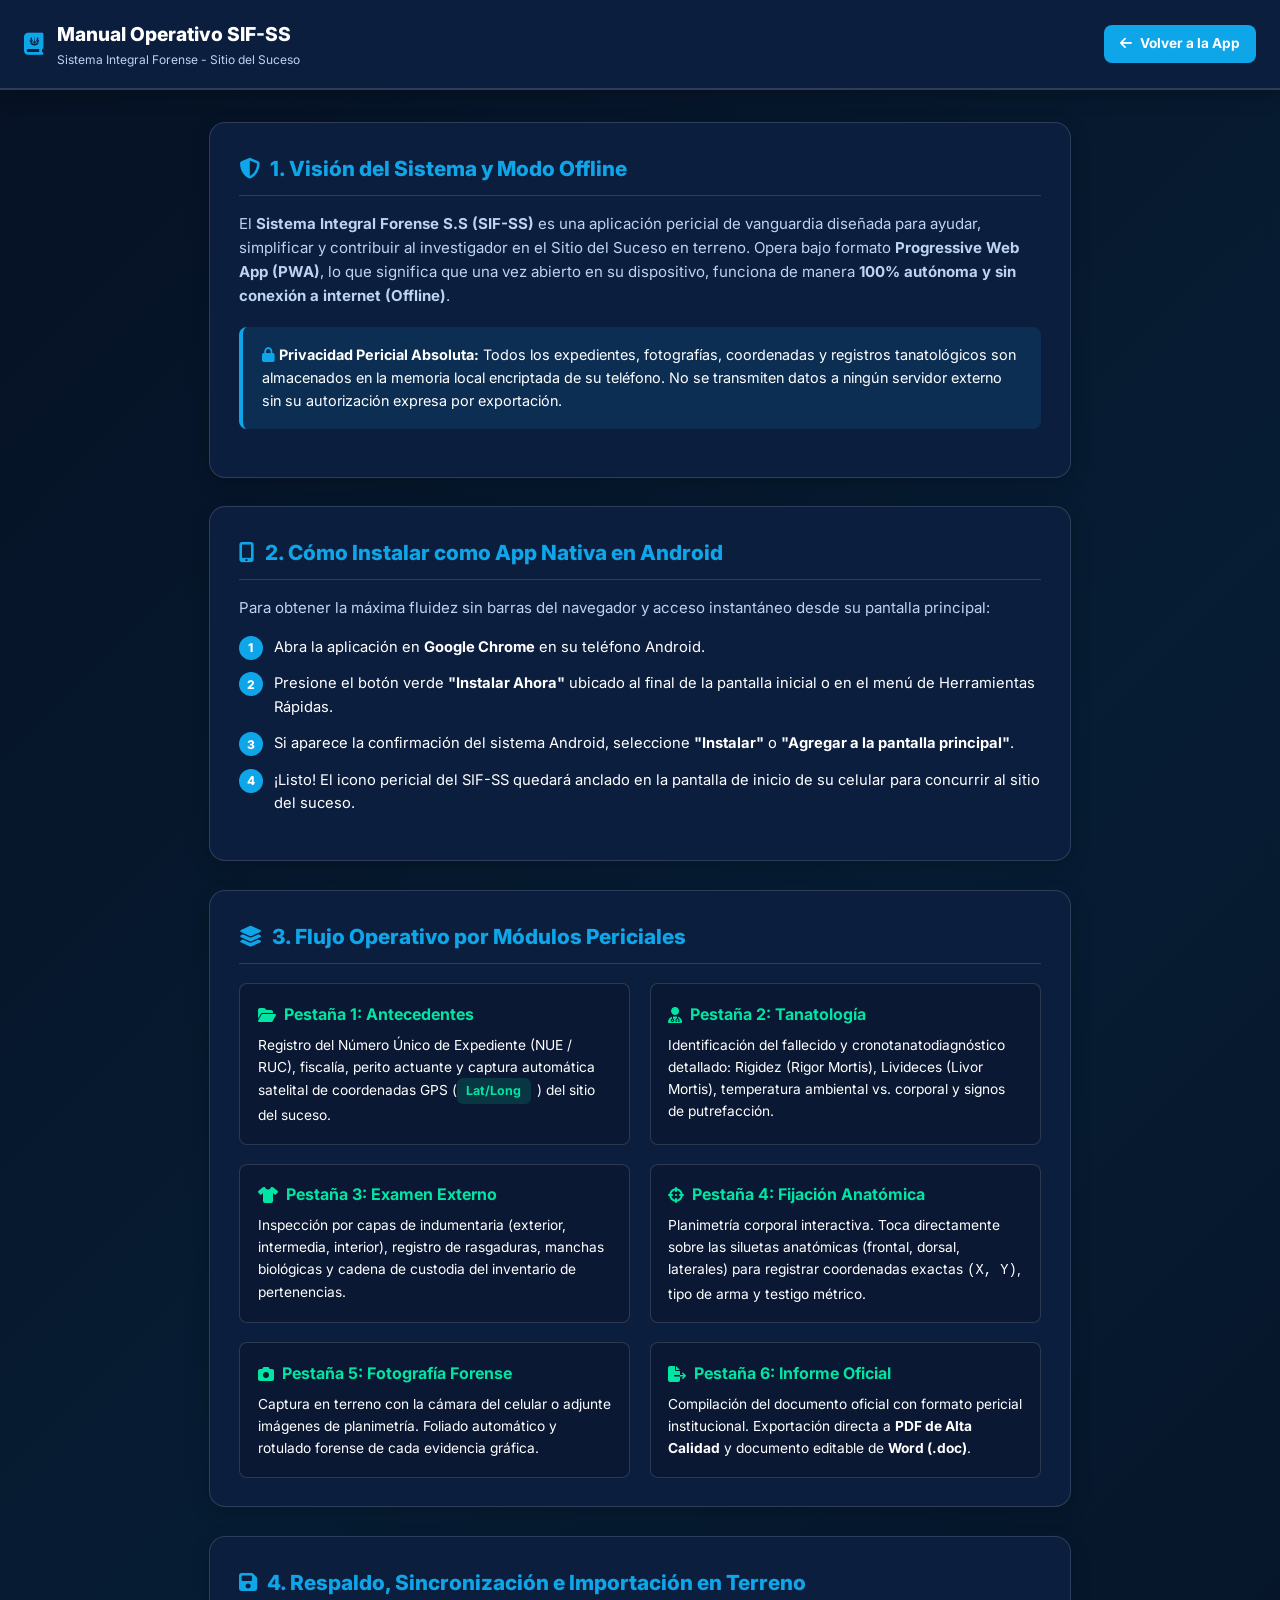
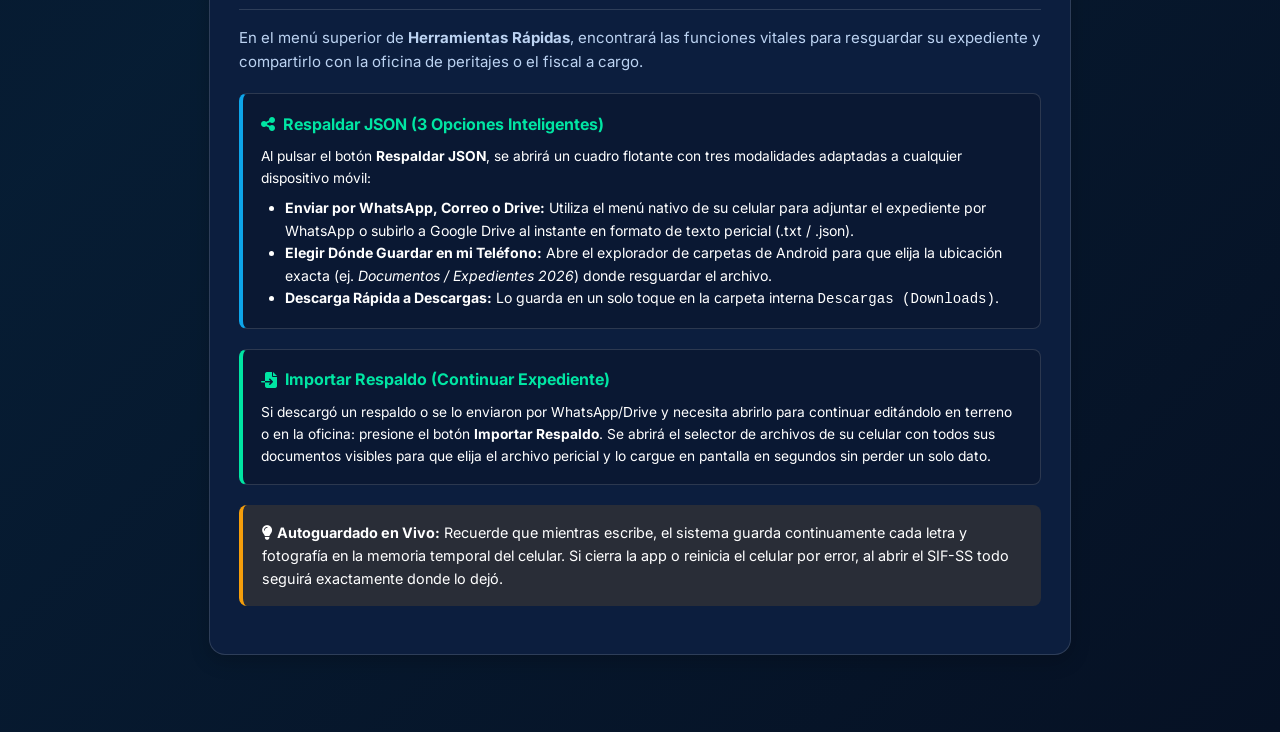
<file: manual_usuario.html>
<!DOCTYPE html>
<html lang="es">
<head>
  <meta charset="UTF-8">
  <meta name="viewport" content="width=device-width, initial-scale=1.0, maximum-scale=1.0, user-scalable=no">
  <title>Manual de Usuario - SIF-SS Android</title>
  <link rel="stylesheet" href="https://cdnjs.cloudflare.com/ajax/libs/font-awesome/6.4.0/css/all.min.css">
  <link rel="preconnect" href="https://fonts.googleapis.com">
  <link rel="preconnect" href="https://fonts.gstatic.com" crossorigin>
  <link href="https://fonts.googleapis.com/css2?family=Inter:wght@300;400;500;600;700;800&family=JetBrains+Mono:wght@400;600&display=swap" rel="stylesheet">
  <style>
    :root {
      --bg-main: #061124;
      --bg-card: #0c1e3e;
      --bg-card-hover: #132a54;
      --bg-input: #0a1833;
      --border-color: rgba(255, 255, 255, 0.14);
      --text-main: #ffffff;
      --text-muted: #bcd3f2;
      --text-dim: #7998c5;
      --accent-primary: #0ea5e9;
      --accent-green: #00e5a3;
      --accent-warning: #f59e0b;
      --radius-lg: 16px;
      --radius-sm: 8px;
    }

    * {
      box-sizing: border-box;
      margin: 0;
      padding: 0;
      -webkit-tap-highlight-color: transparent;
    }

    body {
      font-family: 'Inter', sans-serif;
      background: var(--bg-main);
      color: var(--text-main);
      line-height: 1.6;
      padding-bottom: 3rem;
      background-image: linear-gradient(135deg, var(--bg-main) 0%, rgba(14, 165, 233, 0.08) 50%, var(--bg-main) 100%);
    }

    .manual-header {
      background: var(--bg-card);
      border-bottom: 2px solid var(--border-color);
      padding: 1.2rem 1.5rem;
      position: sticky;
      top: 0;
      z-index: 100;
      backdrop-filter: blur(14px);
      box-shadow: 0 4px 18px rgba(0, 0, 0, 0.25);
      display: flex;
      justify-content: space-between;
      align-items: center;
    }

    .manual-title {
      display: flex;
      align-items: center;
      gap: 0.8rem;
    }

    .manual-title h1 {
      font-size: 1.2rem;
      font-weight: 800;
      color: var(--text-main);
    }

    .btn-back {
      background: var(--accent-primary);
      color: #fff;
      text-decoration: none;
      padding: 0.5rem 1rem;
      border-radius: var(--radius-sm);
      font-weight: 700;
      font-size: 0.85rem;
      display: flex;
      align-items: center;
      gap: 0.5rem;
      transition: background 0.2s;
    }

    .btn-back:hover {
      background: #0284c7;
    }

    .container {
      max-width: 900px;
      margin: 2rem auto;
      padding: 0 1.2rem;
    }

    .section-card {
      background: var(--bg-card);
      border: 1px solid var(--border-color);
      border-radius: var(--radius-lg);
      padding: 1.8rem;
      margin-bottom: 1.8rem;
      box-shadow: 0 6px 20px rgba(0, 0, 0, 0.2);
    }

    .section-card h2 {
      font-size: 1.3rem;
      font-weight: 800;
      color: var(--accent-primary);
      margin-bottom: 1rem;
      display: flex;
      align-items: center;
      gap: 0.6rem;
      border-bottom: 1px solid var(--border-color);
      padding-bottom: 0.6rem;
    }

    .section-card p {
      color: var(--text-muted);
      font-size: 0.94rem;
      margin-bottom: 1rem;
    }

    .feature-grid {
      display: grid;
      grid-template-columns: repeat(auto-fit, minmax(260px, 1fr));
      gap: 1.2rem;
      margin-top: 1.2rem;
    }

    .feature-item {
      background: var(--bg-input);
      border: 1px solid var(--border-color);
      border-radius: var(--radius-sm);
      padding: 1.1rem;
    }

    .feature-item h3 {
      font-size: 1rem;
      font-weight: 700;
      color: var(--accent-green);
      margin-bottom: 0.4rem;
      display: flex;
      align-items: center;
      gap: 0.5rem;
    }

    .feature-item p {
      font-size: 0.86rem;
      color: var(--text-main);
      margin-bottom: 0;
    }

    .alert-box {
      background: rgba(14, 165, 233, 0.12);
      border-left: 4px solid var(--accent-primary);
      padding: 1rem 1.2rem;
      border-radius: var(--radius-sm);
      margin: 1.2rem 0;
      font-size: 0.9rem;
      color: var(--text-main);
    }

    .alert-box.warning {
      background: rgba(245, 158, 11, 0.12);
      border-left-color: var(--accent-warning);
    }

    .steps-list {
      list-style: none;
      counter-reset: step-counter;
      margin: 1rem 0;
    }

    .steps-list li {
      counter-increment: step-counter;
      margin-bottom: 0.8rem;
      padding-left: 2.2rem;
      position: relative;
      font-size: 0.92rem;
      color: var(--text-main);
    }

    .steps-list li::before {
      content: counter(step-counter);
      position: absolute;
      left: 0;
      top: 0;
      background: var(--accent-primary);
      color: #fff;
      width: 24px;
      height: 24px;
      border-radius: 50%;
      display: flex;
      align-items: center;
      justify-content: center;
      font-size: 0.75rem;
      font-weight: 800;
    }

    .badge {
      display: inline-block;
      background: rgba(0, 229, 163, 0.15);
      color: var(--accent-green);
      padding: 0.2rem 0.6rem;
      border-radius: 6px;
      font-size: 0.78rem;
      font-weight: 700;
      margin-right: 0.4rem;
    }
  </style>
</head>
<body>

  <header class="manual-header">
    <div class="manual-title">
      <i class="fa-solid fa-book-journal-whills" style="color: var(--accent-primary); font-size: 1.4rem;"></i>
      <div>
        <h1>Manual Operativo SIF-SS</h1>
        <p style="font-size: 0.75rem; color: var(--text-muted);">Sistema Integral Forense - Sitio del Suceso</p>
      </div>
    </div>
    <a href="index.html" class="btn-back"><i class="fa-solid fa-arrow-left"></i> Volver a la App</a>
  </header>

  <main class="container">

    <div class="section-card">
      <h2><i class="fa-solid fa-shield-halved"></i> 1. Visión del Sistema y Modo Offline</h2>
      <p>
        El <strong>Sistema Integral Forense S.S (SIF-SS)</strong> es una aplicación pericial de vanguardia diseñada para ayudar, simplificar y contribuir al investigador en el Sitio del Suceso en terreno. Opera bajo formato <strong>Progressive Web App (PWA)</strong>, lo que significa que una vez abierto en su dispositivo, funciona de manera <strong>100% autónoma y sin conexión a internet (Offline)</strong>.
      </p>
      <div class="alert-box">
        <i class="fa-solid fa-lock" style="color: var(--accent-primary);"></i> <strong>Privacidad Pericial Absoluta:</strong> Todos los expedientes, fotografías, coordenadas y registros tanatológicos son almacenados en la memoria local encriptada de su teléfono. No se transmiten datos a ningún servidor externo sin su autorización expresa por exportación.
      </div>
    </div>

    <div class="section-card">
      <h2><i class="fa-solid fa-mobile-screen-button"></i> 2. Cómo Instalar como App Nativa en Android</h2>
      <p>Para obtener la máxima fluidez sin barras del navegador y acceso instantáneo desde su pantalla principal:</p>
      <ul class="steps-list">
        <li>Abra la aplicación en <strong>Google Chrome</strong> en su teléfono Android.</li>
        <li>Presione el botón verde <strong>"Instalar Ahora"</strong> ubicado al final de la pantalla inicial o en el menú de Herramientas Rápidas.</li>
        <li>Si aparece la confirmación del sistema Android, seleccione <strong>"Instalar"</strong> o <strong>"Agregar a la pantalla principal"</strong>.</li>
        <li>¡Listo! El icono pericial del SIF-SS quedará anclado en la pantalla de inicio de su celular para concurrir al sitio del suceso.</li>
      </ul>
    </div>

    <div class="section-card">
      <h2><i class="fa-solid fa-layer-group"></i> 3. Flujo Operativo por Módulos Periciales</h2>
      <div class="feature-grid">
        <div class="feature-item">
          <h3><i class="fa-solid fa-folder-open"></i> Pestaña 1: Antecedentes</h3>
          <p>Registro del Número Único de Expediente (NUE / RUC), fiscalía, perito actuante y captura automática satelital de coordenadas GPS (<span class="badge">Lat/Long</span>) del sitio del suceso.</p>
        </div>
        <div class="feature-item">
          <h3><i class="fa-solid fa-user-doctor"></i> Pestaña 2: Tanatología</h3>
          <p>Identificación del fallecido y cronotanatodiagnóstico detallado: Rigidez (Rigor Mortis), Livideces (Livor Mortis), temperatura ambiental vs. corporal y signos de putrefacción.</p>
        </div>
        <div class="feature-item">
          <h3><i class="fa-solid fa-shirt"></i> Pestaña 3: Examen Externo</h3>
          <p>Inspección por capas de indumentaria (exterior, intermedia, interior), registro de rasgaduras, manchas biológicas y cadena de custodia del inventario de pertenencias.</p>
        </div>
        <div class="feature-item">
          <h3><i class="fa-solid fa-crosshairs"></i> Pestaña 4: Fijación Anatómica</h3>
          <p>Planimetría corporal interactiva. Toca directamente sobre las siluetas anatómicas (frontal, dorsal, laterales) para registrar coordenadas exactas <code>(X, Y)</code>, tipo de arma y testigo métrico.</p>
        </div>
        <div class="feature-item">
          <h3><i class="fa-solid fa-camera"></i> Pestaña 5: Fotografía Forense</h3>
          <p>Captura en terreno con la cámara del celular o adjunte imágenes de planimetría. Foliado automático y rotulado forense de cada evidencia gráfica.</p>
        </div>
        <div class="feature-item">
          <h3><i class="fa-solid fa-file-export"></i> Pestaña 6: Informe Oficial</h3>
          <p>Compilación del documento oficial con formato pericial institucional. Exportación directa a <strong>PDF de Alta Calidad</strong> y documento editable de <strong>Word (.doc)</strong>.</p>
        </div>
      </div>
    </div>

    <div class="section-card">
      <h2><i class="fa-solid fa-floppy-disk"></i> 4. Respaldo, Sincronización e Importación en Terreno</h2>
      <p>
        En el menú superior de <strong>Herramientas Rápidas</strong>, encontrará las funciones vitales para resguardar su expediente y compartirlo con la oficina de peritajes o el fiscal a cargo.
      </p>
      
      <div class="feature-grid" style="grid-template-columns: 1fr;">
        <div class="feature-item" style="border-left: 4px solid var(--accent-primary);">
          <h3><i class="fa-solid fa-share-nodes"></i> Respaldar JSON (3 Opciones Inteligentes)</h3>
          <p style="margin-top: 0.5rem;">Al pulsar el botón <strong>Respaldar JSON</strong>, se abrirá un cuadro flotante con tres modalidades adaptadas a cualquier dispositivo móvil:</p>
          <ul style="margin-left: 1.5rem; margin-top: 0.5rem; font-size: 0.88rem; color: var(--text-main);">
            <li><strong>Enviar por WhatsApp, Correo o Drive:</strong> Utiliza el menú nativo de su celular para adjuntar el expediente por WhatsApp o subirlo a Google Drive al instante en formato de texto pericial (.txt / .json).</li>
            <li><strong>Elegir Dónde Guardar en mi Teléfono:</strong> Abre el explorador de carpetas de Android para que elija la ubicación exacta (ej. <em>Documentos / Expedientes 2026</em>) donde resguardar el archivo.</li>
            <li><strong>Descarga Rápida a Descargas:</strong> Lo guarda en un solo toque en la carpeta interna <code>Descargas (Downloads)</code>.</li>
          </ul>
        </div>

        <div class="feature-item" style="border-left: 4px solid var(--accent-green);">
          <h3><i class="fa-solid fa-file-import"></i> Importar Respaldo (Continuar Expediente)</h3>
          <p style="margin-top: 0.5rem;">
            Si descargó un respaldo o se lo enviaron por WhatsApp/Drive y necesita abrirlo para continuar editándolo en terreno o en la oficina: presione el botón <strong>Importar Respaldo</strong>. Se abrirá el selector de archivos de su celular con todos sus documentos visibles para que elija el archivo pericial y lo cargue en pantalla en segundos sin perder un solo dato.
          </p>
        </div>
      </div>

      <div class="alert-box warning">
        <i class="fa-solid fa-lightbulb"></i> <strong>Autoguardado en Vivo:</strong> Recuerde que mientras escribe, el sistema guarda continuamente cada letra y fotografía en la memoria temporal del celular. Si cierra la app o reinicia el celular por error, al abrir el SIF-SS todo seguirá exactamente donde lo dejó.
      </div>
    </div>

  </main>
</body>
</html>
</file>
